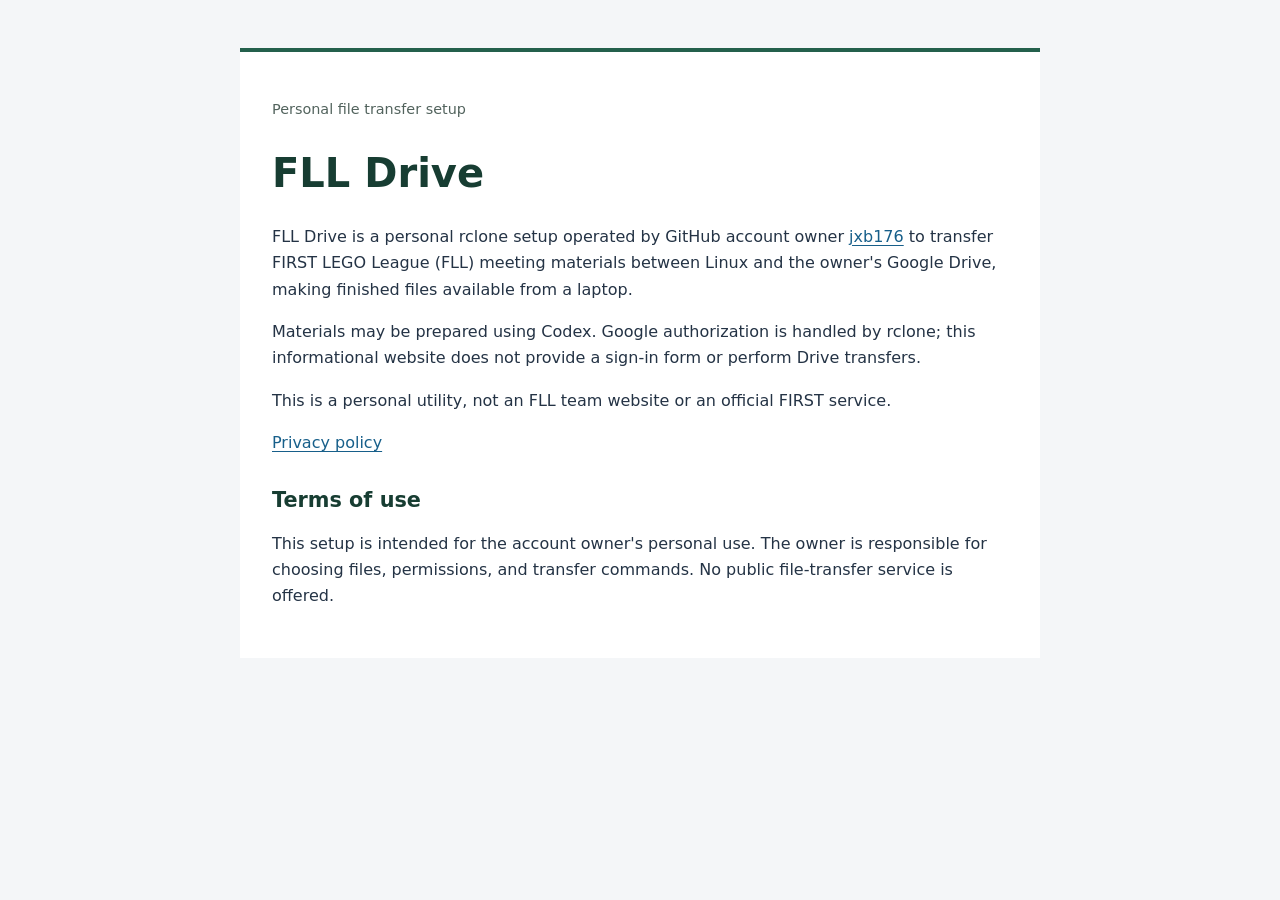
<file: index.html>
<!doctype html>
<html lang="en">
<head>
  <meta charset="utf-8">
  <meta name="viewport" content="width=device-width, initial-scale=1">
  <meta name="description" content="FLL Drive: a personal rclone setup for transferring meeting materials between Linux and Google Drive.">
  <title>FLL Drive</title>
  <link rel="stylesheet" href="style.css">
</head>
<body>
  <main>
    <p class="eyebrow">Personal file transfer setup</p>
    <h1>FLL Drive</h1>
    <p>FLL Drive is a personal rclone setup operated by GitHub account owner <a href="https://github.com/jxb176">jxb176</a> to transfer FIRST LEGO League (FLL) meeting materials between Linux and the owner's Google Drive, making finished files available from a laptop.</p>
    <p>Materials may be prepared using Codex. Google authorization is handled by rclone; this informational website does not provide a sign-in form or perform Drive transfers.</p>
    <p>This is a personal utility, not an FLL team website or an official FIRST service.</p>
    <nav aria-label="Information"><a href="privacy.html">Privacy policy</a></nav>
    <section aria-labelledby="terms">
      <h2 id="terms">Terms of use</h2>
      <p>This setup is intended for the account owner's personal use. The owner is responsible for choosing files, permissions, and transfer commands. No public file-transfer service is offered.</p>
    </section>
  </main>
</body>
</html>
</file>
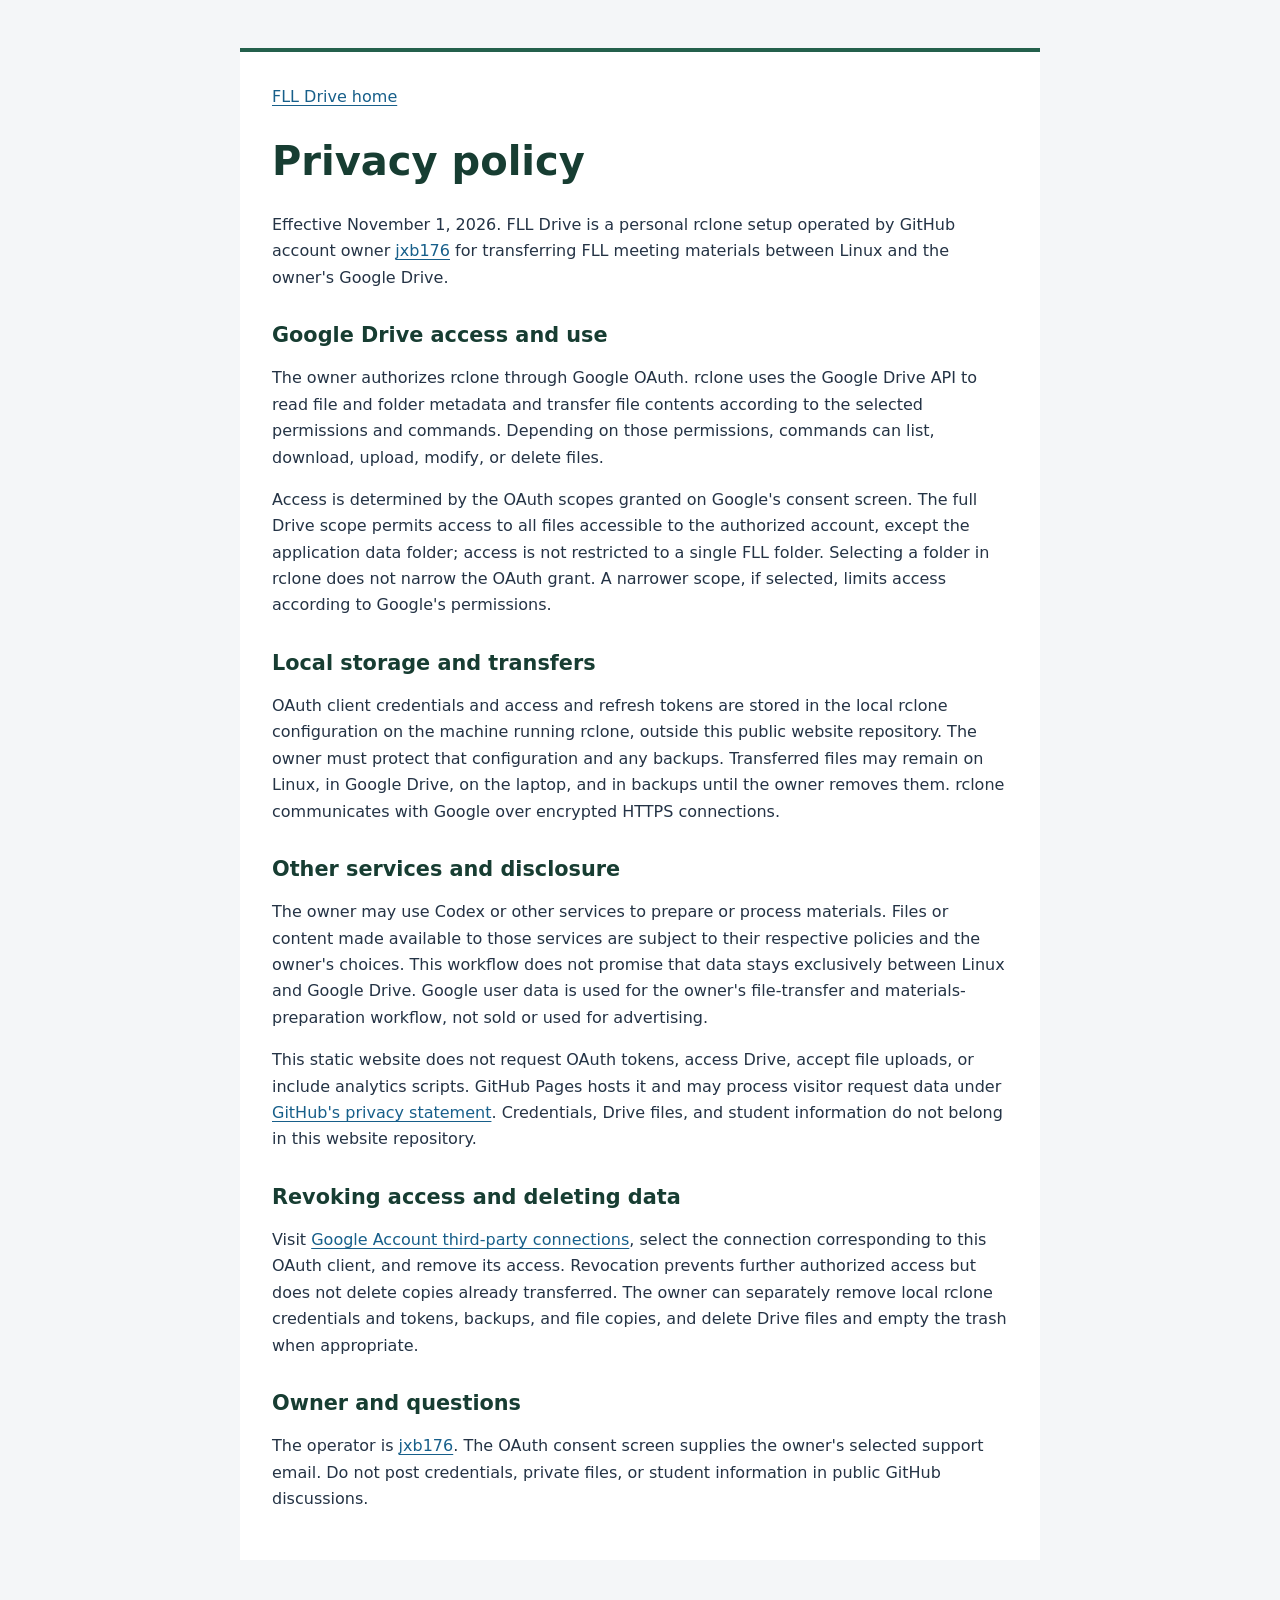
<file: privacy.html>
<!doctype html>
<html lang="en">
<head>
  <meta charset="utf-8">
  <meta name="viewport" content="width=device-width, initial-scale=1">
  <meta name="description" content="How the personal FLL Drive rclone setup accesses, transfers, and stores Google Drive data.">
  <title>Privacy policy · FLL Drive</title>
  <link rel="stylesheet" href="style.css">
</head>
<body>
  <main>
    <nav aria-label="Information"><a href="./">FLL Drive home</a></nav>
    <h1>Privacy policy</h1>
    <p>Effective November 1, 2026. FLL Drive is a personal rclone setup operated by GitHub account owner <a href="https://github.com/jxb176">jxb176</a> for transferring FLL meeting materials between Linux and the owner's Google Drive.</p>
    <h2>Google Drive access and use</h2>
    <p>The owner authorizes rclone through Google OAuth. rclone uses the Google Drive API to read file and folder metadata and transfer file contents according to the selected permissions and commands. Depending on those permissions, commands can list, download, upload, modify, or delete files.</p>
    <p>Access is determined by the OAuth scopes granted on Google's consent screen. The full Drive scope permits access to all files accessible to the authorized account, except the application data folder; access is not restricted to a single FLL folder. Selecting a folder in rclone does not narrow the OAuth grant. A narrower scope, if selected, limits access according to Google's permissions.</p>
    <h2>Local storage and transfers</h2>
    <p>OAuth client credentials and access and refresh tokens are stored in the local rclone configuration on the machine running rclone, outside this public website repository. The owner must protect that configuration and any backups. Transferred files may remain on Linux, in Google Drive, on the laptop, and in backups until the owner removes them. rclone communicates with Google over encrypted HTTPS connections.</p>
    <h2>Other services and disclosure</h2>
    <p>The owner may use Codex or other services to prepare or process materials. Files or content made available to those services are subject to their respective policies and the owner's choices. This workflow does not promise that data stays exclusively between Linux and Google Drive. Google user data is used for the owner's file-transfer and materials-preparation workflow, not sold or used for advertising.</p>
    <p>This static website does not request OAuth tokens, access Drive, accept file uploads, or include analytics scripts. GitHub Pages hosts it and may process visitor request data under <a href="https://docs.github.com/en/site-policy/privacy-policies/github-general-privacy-statement">GitHub's privacy statement</a>. Credentials, Drive files, and student information do not belong in this website repository.</p>
    <h2>Revoking access and deleting data</h2>
    <p>Visit <a href="https://myaccount.google.com/connections">Google Account third-party connections</a>, select the connection corresponding to this OAuth client, and remove its access. Revocation prevents further authorized access but does not delete copies already transferred. The owner can separately remove local rclone credentials and tokens, backups, and file copies, and delete Drive files and empty the trash when appropriate.</p>
    <h2>Owner and questions</h2>
    <p>The operator is <a href="https://github.com/jxb176">jxb176</a>. The OAuth consent screen supplies the owner's selected support email. Do not post credentials, private files, or student information in public GitHub discussions.</p>
  </main>
</body>
</html>
</file>
<file: style.css>
:root { color-scheme: light; font-family: system-ui, sans-serif; color: #243345; background: #f4f6f8; line-height: 1.65; }
body { margin: 0; }
main { max-width: 46rem; margin: 3rem auto; padding: 2rem; background: white; border-top: 4px solid #24604c; }
h1, h2 { line-height: 1.2; color: #173d32; }
h1 { font-size: 2.5rem; }
h2 { margin-top: 2rem; font-size: 1.3rem; }
a { color: #175f8a; text-underline-offset: .2em; }
a:focus-visible { outline: 3px solid #ac6014; outline-offset: 4px; }
.eyebrow { color: #52635d; font-size: .9rem; }
@media (max-width: 48rem) { main { margin: 0; padding: 1.5rem; } }
</file>
